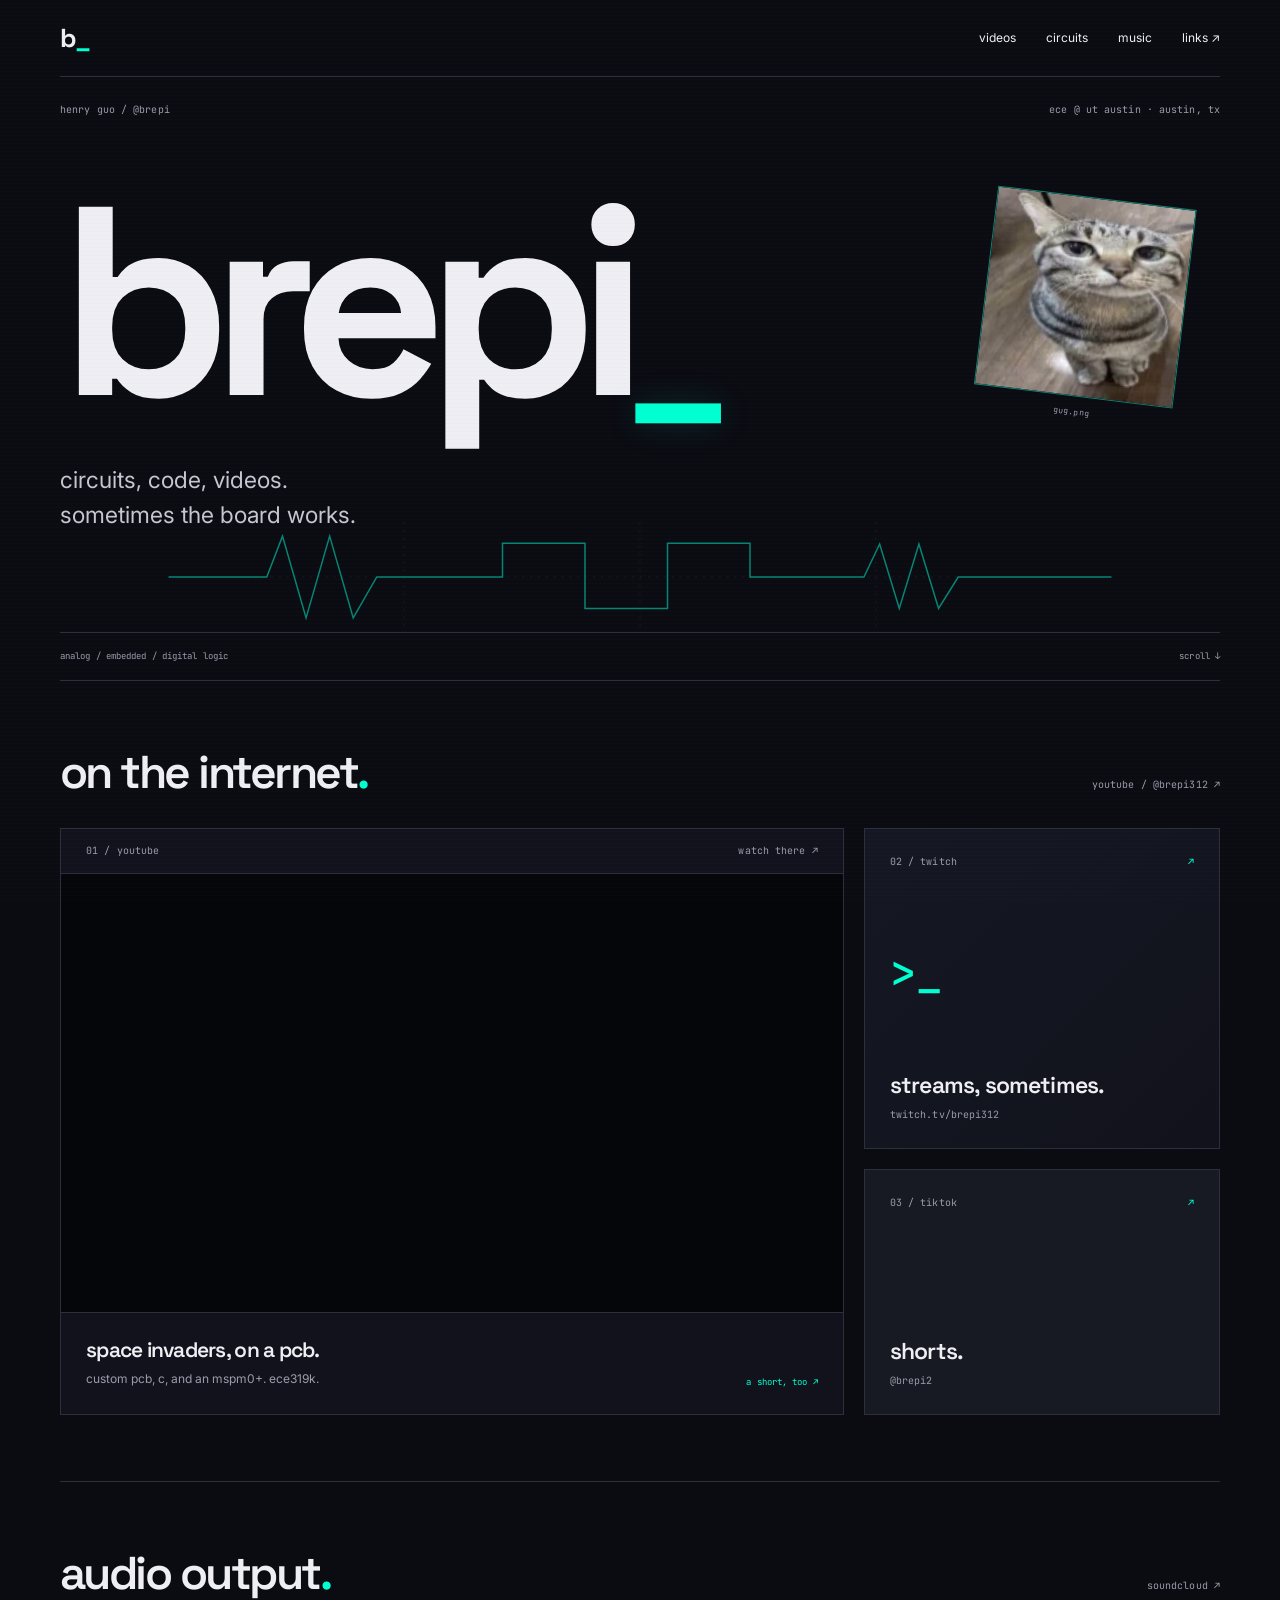
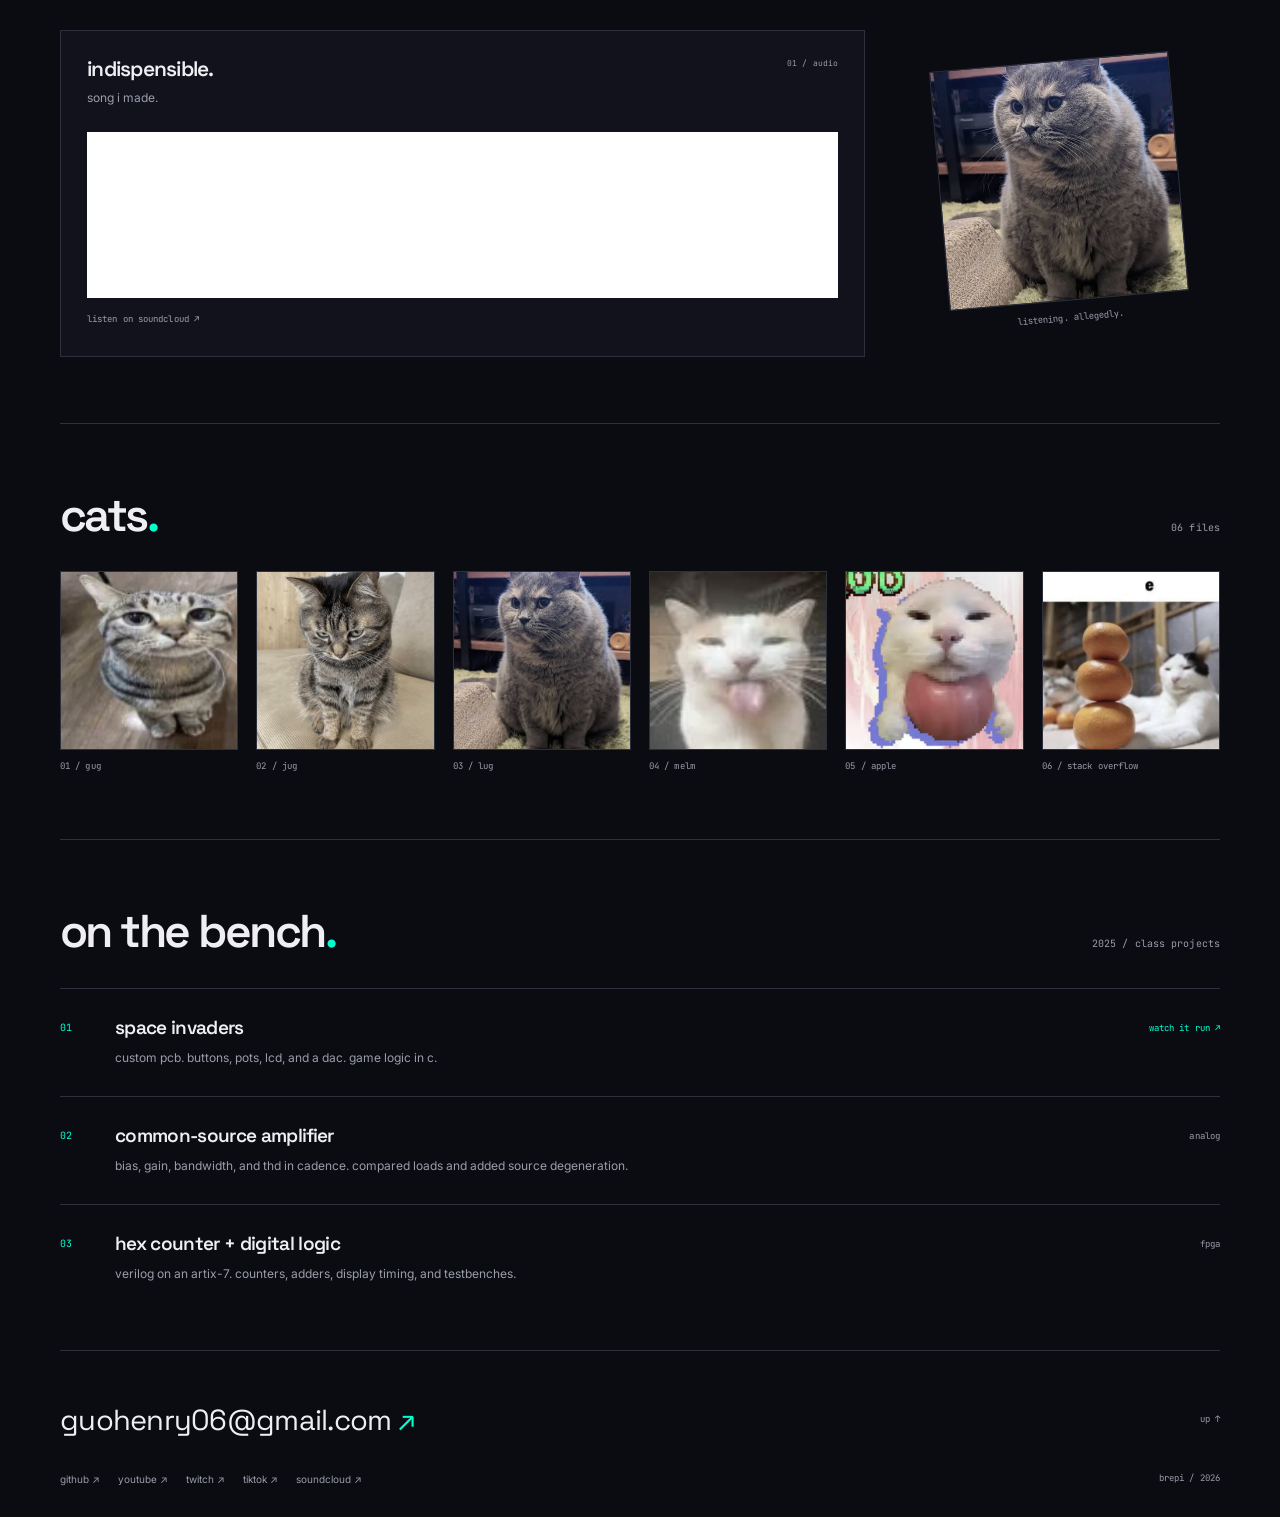
<file: index.html>
<!doctype html>
<html lang="en">
<head>
  <meta charset="utf-8">
  <meta name="viewport" content="width=device-width, initial-scale=1">
  <title>brepi — circuits, code, videos.</title>
  <meta name="description" content="henry guo / brepi. ece @ ut austin. circuits, code, videos, and the occasional song.">
  <meta name="theme-color" content="#0b0b12">
  <meta property="og:type" content="website">
  <meta property="og:title" content="brepi — circuits, code, videos.">
  <meta property="og:description" content="some boards. some videos. some cats.">
  <meta property="og:image" content="https://brepi.github.io/brepi_city/assets/images/social-card.png">
  <meta property="og:image:alt" content="brepi — circuits, code, videos. on a dark background with a cyan waveform">
  <meta name="twitter:card" content="summary_large_image">
  <meta name="twitter:title" content="brepi — circuits, code, videos.">
  <meta name="twitter:description" content="some boards. some videos. some cats.">
  <meta name="twitter:image" content="https://brepi.github.io/brepi_city/assets/images/social-card.png">
  <link rel="icon" type="image/png" href="assets/images/favicon.png">
  <link rel="preconnect" href="https://fonts.googleapis.com">
  <link rel="preconnect" href="https://fonts.gstatic.com" crossorigin>
  <link href="https://fonts.googleapis.com/css2?family=Space+Grotesk:wght@400;500;600;700&family=Inter:wght@400;500;600&family=JetBrains+Mono:wght@400;500&display=swap" rel="stylesheet">
  <link rel="stylesheet" href="assets/css/portfolio.css">
  <script src="assets/js/portfolio.js" defer></script>
</head>
<body>
  <a class="skip-link" href="#main">skip to content</a>
  <header class="site-header wrap">
    <a class="wordmark" href="#home" aria-label="brepi, home">b<span aria-hidden="true">_</span></a>
    <nav aria-label="main navigation">
      <a href="#channels">videos</a>
      <a href="#projects">circuits</a>
      <a href="#music">music</a>
      <a href="#contact">links <span aria-hidden="true">↗</span></a>
    </nav>
  </header>
  <main id="main">
    <section class="hero wrap" id="home" aria-labelledby="hero-title">
      <div class="hero-meta mono"><span>henry guo / @brepi</span><span>ece @ ut austin · austin, tx</span></div>
      <div class="hero-stage">
        <div class="hero-copy">
          <h1 id="hero-title">brepi<span aria-hidden="true">_</span></h1>
          <p>circuits, code, videos.<br>sometimes the board works.</p>
        </div>
        <figure class="hero-cat">
          <!-- CAT IMG: a tabby cat looking up at the camera -->
          <div class="cat-slot"><img src="assets/images/cat-gug.webp" width="320" height="320" alt="a tabby cat looking up at the camera"></div>
          <figcaption class="mono">gug.png</figcaption>
        </figure>
        <svg class="hero-wave" viewBox="0 0 1200 140" fill="none" aria-hidden="true">
          <path class="wave-guide" d="M0 70H1200M300 0V140M600 0V140M900 0V140"/>
          <path class="wave-trace" d="M0 70H95L125 70 145 18 175 122 205 18 235 122 265 70H425V27H530V110H635V27H740V70H860L885 70 905 28 930 110 955 28 980 110 1005 70H1200"/>
        </svg>
      </div>
      <div class="hero-bottom mono"><span>analog / embedded / digital logic</span><a href="#channels" aria-label="scroll to videos">scroll ↓</a></div>
    </section>

    <section class="section wrap" id="channels" aria-labelledby="channels-title">
      <div class="section-heading"><h2 id="channels-title">on the internet<span>.</span></h2><a class="mono text-link" href="https://youtube.com/@brepi312">youtube / @brepi312 ↗</a></div>
      <div class="channel-grid">
        <article class="video-card reveal">
          <div class="card-top mono"><span>01 / youtube</span><a href="https://youtu.be/AYQ88880fZs">watch there ↗</a></div>
          <div class="video-frame"><iframe src="https://www.youtube-nocookie.com/embed/AYQ88880fZs" title="ece319k custom pcb video by brepi" loading="lazy" referrerpolicy="strict-origin-when-cross-origin" allow="accelerometer; autoplay; clipboard-write; encrypted-media; gyroscope; picture-in-picture; web-share" allowfullscreen></iframe></div>
          <div class="video-caption"><div><h3>space invaders, on a pcb.</h3><p>custom pcb, c, and an mspm0+. ece319k.</p></div><a class="mono text-link" href="https://youtube.com/shorts/KozMhblJeKg">a short, too ↗</a></div>
        </article>
        <div class="channel-side">
          <a class="channel-card reveal" href="https://www.twitch.tv/brepi312"><div class="card-top mono"><span>02 / twitch</span><span aria-hidden="true">↗</span></div><span class="channel-symbol" aria-hidden="true">&gt;_</span><div><h3>streams, sometimes.</h3><p class="mono">twitch.tv/brepi312</p></div></a>
          <a class="channel-card compact reveal" href="https://www.tiktok.com/@brepi2"><div class="card-top mono"><span>03 / tiktok</span><span aria-hidden="true">↗</span></div><div><h3>shorts.</h3><p class="mono">@brepi2</p></div></a>
        </div>
      </div>
    </section>

    <section class="section wrap" id="music" aria-labelledby="music-title">
      <div class="section-heading"><h2 id="music-title">audio output<span>.</span></h2><a class="mono text-link" href="https://soundcloud.com/brepi">soundcloud ↗</a></div>
      <div class="music-grid reveal">
        <article class="music-player"><div class="track-heading"><div><h3>indispensible.</h3><p>song i made.</p></div><span class="mono">01 / audio</span></div><iframe title="indispensible — soundcloud player" width="100%" height="166" loading="lazy" allow="autoplay" src="https://w.soundcloud.com/player/?url=https%3A%2F%2Fapi.soundcloud.com%2Ftracks%2F2377754633&amp;color=%2300ffd1&amp;auto_play=false&amp;hide_related=true&amp;show_comments=false&amp;show_user=true&amp;show_reposts=false&amp;show_teaser=false"></iframe><a class="mono text-link player-fallback" href="https://soundcloud.com/brepi/indispensible">listen on soundcloud ↗</a></article>
        <figure class="music-cat"><!-- CAT IMG: a gray cat sitting upright on a couch --><div class="cat-slot"><img src="assets/images/cat-lug.webp" width="320" height="320" loading="lazy" alt="a gray cat sitting upright on a couch"></div><figcaption class="mono">listening. allegedly.</figcaption></figure>
      </div>
    </section>

    <section class="section wrap" id="cats" aria-labelledby="cats-title">
      <div class="section-heading"><h2 id="cats-title">cats<span>.</span></h2><span class="mono">06 files</span></div>
      <div class="cat-grid">
        <figure class="reveal"><!-- CAT IMG 1: a tabby looking up at the camera --><div class="cat-slot"><img src="assets/images/cat-gug.webp" width="320" height="320" loading="lazy" alt="a wide-eyed tabby looking up at the camera"></div><figcaption class="mono">01 / gug</figcaption></figure>
        <figure class="reveal"><!-- CAT IMG 2: a tabby sitting on a tiled floor --><div class="cat-slot"><img src="assets/images/cat-jug.webp" width="320" height="320" loading="lazy" alt="a tabby sitting on a tiled floor with its eyes almost closed"></div><figcaption class="mono">02 / jug</figcaption></figure>
        <figure class="reveal"><!-- CAT IMG 3: a gray cat sitting on a couch --><div class="cat-slot"><img src="assets/images/cat-lug.webp" width="320" height="320" loading="lazy" alt="a round gray cat sitting on a couch"></div><figcaption class="mono">03 / lug</figcaption></figure>
        <figure class="reveal"><!-- CAT IMG 4: a white and gray cat sticking out its tongue --><div class="cat-slot"><img src="assets/images/cat-melm.webp" width="320" height="320" loading="lazy" alt="a white and gray cat sticking out its tongue"></div><figcaption class="mono">04 / melm</figcaption></figure>
        <figure class="reveal"><!-- CAT IMG 5: a cat behind a red apple --><div class="cat-slot"><img src="assets/images/cat-apple.webp" width="320" height="320" loading="lazy" alt="a cat behind a red apple in a colorful meme image"></div><figcaption class="mono">05 / apple</figcaption></figure>
        <figure class="reveal"><!-- CAT IMG 6: a cat beside a stack of oranges --><div class="cat-slot"><img src="assets/images/cat-stack.webp" width="320" height="320" loading="lazy" alt="a cat beside a tall stack of oranges"></div><figcaption class="mono">06 / stack overflow</figcaption></figure>
      </div>
    </section>

    <section class="section wrap" id="projects" aria-labelledby="projects-title">
      <div class="section-heading"><h2 id="projects-title">on the bench<span>.</span></h2><span class="mono">2025 / class projects</span></div>
      <div class="build-list">
        <article class="build reveal"><span class="build-number mono">01</span><div><h3>space invaders</h3><p>custom pcb. buttons, pots, lcd, and a dac. game logic in c.</p></div><a class="mono text-link" href="https://youtu.be/AYQ88880fZs">watch it run ↗</a></article>
        <article class="build reveal"><span class="build-number mono">02</span><div><h3>common-source amplifier</h3><p>bias, gain, bandwidth, and thd in cadence. compared loads and added source degeneration.</p></div><span class="build-type mono">analog</span></article>
        <article class="build reveal"><span class="build-number mono">03</span><div><h3>hex counter + digital logic</h3><p>verilog on an artix-7. counters, adders, display timing, and testbenches.</p></div><span class="build-type mono">fpga</span></article>
      </div>
    </section>
  </main>
  <footer class="wrap" id="contact" aria-label="contact and social links">
    <div class="footer-main"><a class="email" href="mailto:guohenry06@gmail.com">guohenry06@gmail.com <span aria-hidden="true">↗</span></a><a class="back-top mono" href="#home">up ↑</a></div>
    <div class="footer-bottom"><div class="socials"><a href="https://github.com/brepi">github ↗</a><a href="https://youtube.com/@brepi312">youtube ↗</a><a href="https://www.twitch.tv/brepi312">twitch ↗</a><a href="https://www.tiktok.com/@brepi2">tiktok ↗</a><a href="https://soundcloud.com/brepi">soundcloud ↗</a></div><span class="mono">brepi / 2026</span></div>
  </footer>
</body>
</html>
</file>
<file: assets/css/portfolio.css>
:root {
  color-scheme: dark;
  --bg: #0b0b12;
  --surface: #11121c;
  --raised: #171923;
  --text: #eeeef3;
  --muted: #999daa;
  --line: #2c303d;
  --accent: #00ffd1;
  --sans: 'Inter', Arial, sans-serif;
  --display: 'Space Grotesk', Arial, sans-serif;
  --mono: 'JetBrains Mono', Consolas, monospace;
}
* { box-sizing: border-box; }
html { scroll-behavior: smooth; scroll-padding-top: 28px; }
body { margin: 0; background: var(--bg); color: var(--text); font: 15px/1.65 var(--sans); }
body::before { content: ''; position: fixed; inset: 0; z-index: 5; pointer-events: none; background: repeating-linear-gradient(transparent 0 3px, rgba(120,145,190,.025) 3px 4px); }
::selection { background: var(--accent); color: var(--bg); }
a { color: inherit; text-underline-offset: 5px; }
a:hover { color: var(--accent); }
a:focus-visible { outline: 2px solid var(--accent); outline-offset: 6px; }
iframe:focus-visible { outline: 2px solid var(--accent); outline-offset: 3px; }
img { display: block; width: 100%; height: auto; }
iframe { display: block; border: 0; width: 100%; }
h1, h2, h3, p, figure { margin: 0; }
h1, h2, h3 { font-family: var(--display); line-height: 1.12; font-weight: 600; }
h2 { font-size: clamp(30px, 5.7vw, 46px); letter-spacing: -.055em; }
h2 > span { color: var(--accent); }
h3 { font-size: 21px; letter-spacing: -.035em; }
.wrap { width: calc(100% - 40px); max-width: 1160px; margin-inline: auto; }
.mono { font: 10px/1.6 var(--mono); letter-spacing: .01em; }
.text-link { text-decoration: none; white-space: nowrap; }
.skip-link { position: fixed; left: 15px; top: 12px; z-index: 20; background: var(--accent); color: var(--bg); padding: 10px 16px; clip-path: inset(50%); width: 1px; height: 1px; overflow: hidden; white-space: nowrap; }
.skip-link:focus { clip-path: none; width: auto; height: auto; }
.site-header { display: flex; justify-content: space-between; align-items: center; padding-block: 21px; border-bottom: 1px solid var(--line); }
.wordmark { text-decoration: none; font: 700 26px/1 var(--display); letter-spacing: -.08em; }
.wordmark span { color: var(--accent); }
nav { display: flex; gap: 18px; font-size: 11px; }
nav a { text-decoration: none; }
.hero { padding-top: 23px; }
.hero-meta { display: flex; flex-wrap: wrap; gap: 5px 20px; justify-content: space-between; color: var(--muted); font-size: 9px; }
.hero-stage { position: relative; padding: 24px 0 34px; }
.hero-copy { position: relative; z-index: 1; }
h1 { font-size: clamp(96px, 26.5vw, 154px); font-weight: 700; letter-spacing: -.075em; line-height: 1.05; }
h1 span { color: var(--accent); font-size: .65em; margin-left: -.025em; text-shadow: 0 0 35px #00ffd126; }
.hero-copy p { font-size: 17px; color: #c5c7d0; line-height: 1.5; margin-top: 17px; }
.hero-cat { position: relative; z-index: 1; width: 133px; margin: 24px 6px 22px auto; transform: rotate(7deg); }
.hero-cat .cat-slot { border-color: #00ffd17a; }
.hero-cat figcaption { color: var(--muted); margin-top: 9px; font-size: 8px; text-align: center; }
.hero-wave { position: absolute; bottom: 30px; left: 0; width: 100%; height: 85px; overflow: visible; opacity: .65; }
.wave-guide { stroke: #2c3442; stroke-dasharray: 3 7; stroke-width: 1; }
.wave-trace { stroke: var(--accent); stroke-width: 1.5; vector-effect: non-scaling-stroke; }
.hero-bottom { border-top: 1px solid var(--line); border-bottom: 1px solid var(--line); display: flex; justify-content: space-between; gap: 20px; padding-block: 16px; color: var(--muted); font-size: 8px; }
.hero-bottom a { text-decoration: none; white-space: nowrap; }
.section { padding-block: 52px; border-bottom: 1px solid var(--line); }
.section-heading { display: flex; flex-wrap: wrap; align-items: baseline; justify-content: space-between; gap: 12px 22px; margin-bottom: 25px; }
.section-heading > .mono { color: var(--muted); }
.section-heading > a:hover { color: var(--accent); }
.channel-grid, .channel-side { display: grid; gap: 14px; }
.video-card { min-width: 0; border: 1px solid var(--line); background: var(--surface); }
.card-top { display: flex; justify-content: space-between; align-items: center; gap: 20px; color: var(--muted); }
.card-top a { text-decoration: none; }
.video-card > .card-top { padding: 14px 18px; }
.video-frame { aspect-ratio: 16 / 9; background: #050609; border-block: 1px solid var(--line); }
.video-frame iframe { width: 100%; height: 100%; }
.video-caption { display: flex; flex-wrap: wrap; justify-content: space-between; align-items: end; gap: 18px; padding: 22px 18px; }
.video-caption p { color: var(--muted); font-size: 12px; margin-top: 8px; }
.video-caption > a { font-size: 9px; color: var(--accent); }
.channel-side { grid-template-columns: 1fr 1fr; }
.channel-card { display: flex; flex-direction: column; justify-content: space-between; gap: 22px; min-height: 170px; padding: 17px; border: 1px solid var(--line); background: linear-gradient(135deg, #151823, var(--surface)); text-decoration: none; transition: border-color 180ms ease, background 180ms ease; }
.channel-card:hover { color: var(--text); border-color: var(--accent); background: #15201f; }
.channel-card .card-top > span:last-child { color: var(--accent); }
.channel-card h3 { font-size: 18px; }
.channel-card p { margin-top: 8px; color: var(--muted); font-size: 8px; }
.channel-symbol { color: var(--accent); font: 500 32px/1 var(--mono); }
.compact { background: var(--raised); }
.music-grid { display: grid; grid-template-columns: minmax(0, 1fr); gap: 18px; }
.music-player { min-width: 0; padding: 20px 16px 16px; border: 1px solid var(--line); background: var(--surface); }
.track-heading { display: flex; align-items: start; justify-content: space-between; gap: 14px; margin-bottom: 24px; }
.track-heading p { color: var(--muted); font-size: 12px; margin-top: 8px; }
.track-heading > .mono { font-size: 8px; color: var(--muted); }
.music-player iframe { background: #181923; }
.player-fallback { display: inline-block; margin-top: 14px; font-size: 9px; color: var(--muted); }
.music-cat { display: none; }
.cat-grid { display: grid; grid-template-columns: repeat(2, minmax(0, 1fr)); gap: 22px 14px; }
.cat-slot { width: 100%; aspect-ratio: 1; border: 1px solid var(--line); background: var(--surface); overflow: hidden; }
.cat-slot img { height: 100%; object-fit: cover; transition: filter 180ms ease; filter: saturate(.65); }
.cat-slot:hover img { filter: saturate(1); }
.cat-grid figcaption { color: var(--muted); margin-top: 9px; font-size: 9px; }
.build-list { border-top: 1px solid var(--line); }
.build { display: grid; grid-template-columns: 22px minmax(0, 1fr); gap: 12px; padding-block: 25px; border-bottom: 1px solid var(--line); align-items: start; }
.build:last-child { border-bottom: 0; padding-bottom: 0; }
.build-number { color: var(--accent); margin-top: 3px; }
.build h3 { font-size: 19px; }
.build p { font-size: 12px; color: var(--muted); margin-top: 10px; max-width: 610px; }
.build > a, .build-type { grid-column: 2; font-size: 9px; }
.build > a { color: var(--accent); }
.build-type { color: var(--muted); }
footer { padding-block: 34px 25px; }
.footer-main { display: flex; align-items: center; justify-content: space-between; gap: 15px; }
.email { font-family: var(--display); font-size: clamp(16px, 4.9vw, 29px); letter-spacing: -.025em; text-decoration: none; overflow-wrap: anywhere; }
.email span { color: var(--accent); }
.back-top { white-space: nowrap; text-decoration: none; color: var(--muted); font-size: 9px; }
.footer-bottom { display: flex; flex-wrap: wrap; justify-content: space-between; gap: 20px; margin-top: 27px; color: var(--muted); }
.socials { display: flex; flex-wrap: wrap; gap: 12px 18px; font-size: 10px; }
.socials a { text-decoration: none; }
.footer-bottom > span { font-size: 9px; }
.reveal { transition: opacity 200ms ease-out, transform 200ms ease-out; }
.reveal-pending { opacity: 0; transform: translateY(8px); }
@media (min-width: 650px) {
  .wrap { width: calc(100% - 80px); }
  .site-header { padding-block: 25px; }
  nav { gap: 30px; font-size: 12px; }
  .hero { padding-top: 25px; }
  .hero-meta { font-size: 10px; }
  .hero-stage { padding-block: 42px 88px; }
  h1 { font-size: clamp(155px, 23vw, 250px); }
  .hero-copy p { font-size: 21px; margin-top: 24px; }
  .hero-cat { position: absolute; right: 15px; top: 73px; width: 148px; margin: 0; }
  .hero-wave { bottom: 4px; height: 80px; opacity: .5; }
  .hero-bottom { font-size: 9px; }
  .section { padding-block: 66px; }
  .section-heading { margin-bottom: 30px; }
  .channel-side { grid-template-columns: 1.3fr 1fr; }
  .channel-card { min-height: 160px; }
  .channel-symbol { font-size: 36px; }
  .video-caption { padding: 25px; }
  .video-card > .card-top { padding-inline: 25px; }
  .music-grid { grid-template-columns: minmax(0, 1fr) 190px; gap: 30px; align-items: center; }
  .music-player { padding: 26px; }
  .music-cat { display: block; transform: rotate(-5deg); }
  .music-cat figcaption { color: var(--muted); margin-top: 10px; font-size: 9px; text-align: center; }
  .cat-grid { grid-template-columns: repeat(3, minmax(0, 1fr)); gap: 25px 18px; }
  .build { grid-template-columns: 35px minmax(0, 1fr) 105px; gap: 20px; padding-block: 28px; }
  .build > a, .build-type { grid-column: auto; text-align: right; margin-top: 4px; }
  footer { padding-block: 45px 30px; }
}
@media (min-width: 1000px) {
  .hero-stage { padding-block: 43px 100px; }
  h1 { font-size: clamp(230px, 21vw, 286px); }
  .hero-cat { width: 200px; top: 79px; right: 36px; }
  .hero-copy p { margin-top: 20px; font-size: 23px; }
  .hero-wave { height: 110px; bottom: 0; }
  .channel-grid { grid-template-columns: minmax(0, 2.2fr) minmax(0, 1fr); gap: 20px; }
  .channel-side { grid-template-columns: 1fr; grid-template-rows: 1.3fr 1fr; gap: 20px; }
  .channel-card { padding: 25px; }
  .channel-card h3 { font-size: 23px; }
  .channel-card p { font-size: 10px; }
  .channel-symbol { font-size: 44px; }
  .music-grid { grid-template-columns: minmax(0, 1fr) 240px; gap: 75px; padding-right: 40px; }
  .cat-grid { grid-template-columns: repeat(6, minmax(0, 1fr)); }
}
@media (prefers-reduced-motion: reduce) {
  html { scroll-behavior: auto; }
  *, *::before, *::after { transition: none !important; }
  .reveal-pending { opacity: 1; transform: none; }
}
</file>
